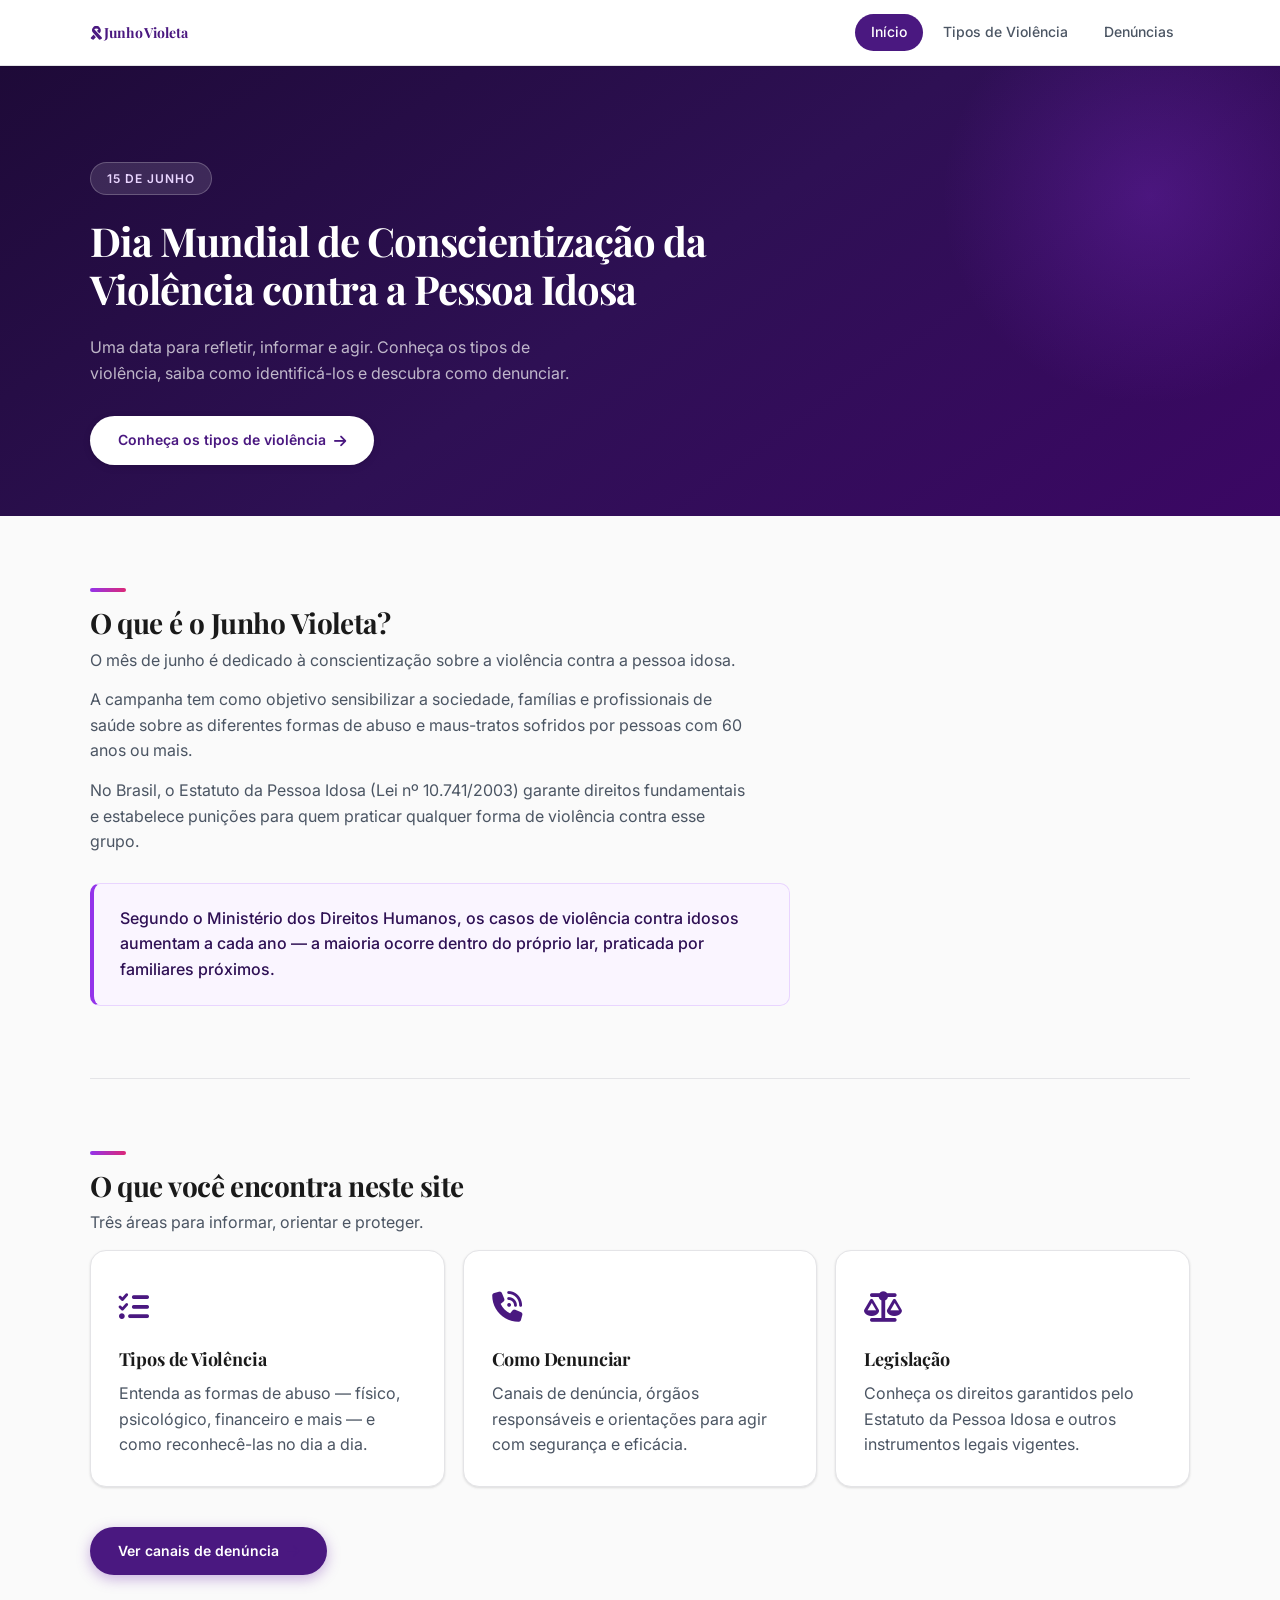
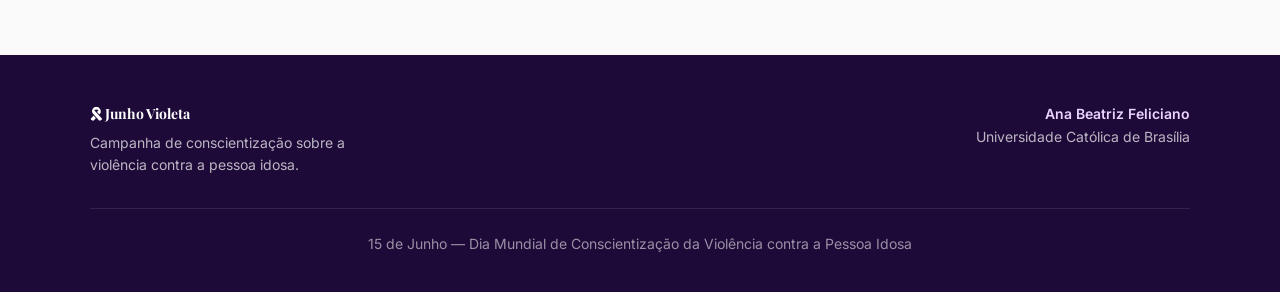
<file: index.html>
<!DOCTYPE html>
<html lang="pt-br">
<head>
  <meta charset="UTF-8">
  <meta name="viewport" content="width=device-width, initial-scale=1.0">
  <title>Junho Violeta — Início</title>
  <link rel="stylesheet" href="style.css">
  <link rel="stylesheet" href="https://cdnjs.cloudflare.com/ajax/libs/font-awesome/6.5.2/css/all.min.css">
</head>
<body>

  <header class="header-container">
    <div class="logo"><a href="index.html"><i class="fa-solid fa-ribbon"></i> Junho Violeta</a></div>
    <nav>
      <ul>
        <li><a href="index.html" class="ativo">Início</a></li>
        <li><a href="tipos-de-violencia.html">Tipos de Violência</a></li>
        <li><a href="denuncias.html">Denúncias</a></li>
      </ul>
    </nav>
  </header>

  <main>

    <section class="hero">
      <span class="hero-badge">15 de Junho</span>
      <h1>Dia Mundial de Conscientização da Violência contra a Pessoa Idosa</h1>
      <p>
        Uma data para refletir, informar e agir. Conheça os tipos de violência,
        saiba como identificá-los e descubra como denunciar.
      </p>
      <a href="tipos-de-violencia.html" class="btn">Conheça os tipos de violência <i class="fa-solid fa-arrow-right"></i></a>
    </section>

    <section class="secao">
      <h2 class="secao-titulo">O que é o Junho Violeta?</h2>
      <p class="secao-subtitulo">
        O mês de junho é dedicado à conscientização sobre a violência contra a pessoa idosa.
      </p>
      <p>
        A campanha tem como objetivo sensibilizar a sociedade, famílias e profissionais de saúde
        sobre as diferentes formas de abuso e maus-tratos sofridos por pessoas com 60 anos ou mais.
      </p>
      <p>
        No Brasil, o Estatuto da Pessoa Idosa (Lei nº 10.741/2003) garante direitos fundamentais
        e estabelece punições para quem praticar qualquer forma de violência contra esse grupo.
      </p>

      <div class="info-box" style="margin-top: 28px;">
        <p>
          Segundo o Ministério dos Direitos Humanos, os casos de violência contra idosos
          aumentam a cada ano — a maioria ocorre dentro do próprio lar, praticada por
          familiares próximos.
        </p>
      </div>
    </section>

    <hr class="divisor">

    <section class="secao">
      <h2 class="secao-titulo">O que você encontra neste site</h2>
      <p class="secao-subtitulo">Três áreas para informar, orientar e proteger.</p>

      <div class="cards-grid">
        <div class="card">
          <span class="card-icone"><i class="fa-solid fa-list-check"></i></span>
          <h3>Tipos de Violência</h3>
          <p>Entenda as formas de abuso — físico, psicológico, financeiro e mais — e como reconhecê-las no dia a dia.</p>
        </div>
        <div class="card">
          <span class="card-icone"><i class="fa-solid fa-phone-volume"></i></span>
          <h3>Como Denunciar</h3>
          <p>Canais de denúncia, órgãos responsáveis e orientações para agir com segurança e eficácia.</p>
        </div>
        <div class="card">
          <span class="card-icone"><i class="fa-solid fa-scale-balanced"></i></span>
          <h3>Legislação</h3>
          <p>Conheça os direitos garantidos pelo Estatuto da Pessoa Idosa e outros instrumentos legais vigentes.</p>
        </div>
      </div>

      <a href="denuncias.html" class="btn btn-roxo" style="margin-top: 40px;">Ver canais de denúncia <i class="fa-solid fa-arrow-right"></i></a>
    </section>

  </main>

  <footer>
    <div class="footer-inner">
      <div class="footer-brand">
        <span class="footer-logo"><i class="fa-solid fa-ribbon"></i> Junho Violeta</span>
        <p>Campanha de conscientização sobre a violência contra a pessoa idosa.</p>
      </div>
      <div class="footer-info">
        <p><strong>Ana Beatriz Feliciano</strong></p>
        <p>Universidade Católica de Brasília</p>
      </div>
    </div>
    <div class="footer-bottom">
      <p>15 de Junho — Dia Mundial de Conscientização da Violência contra a Pessoa Idosa</p>
    </div>
  </footer>

</body>
</html>
</file>
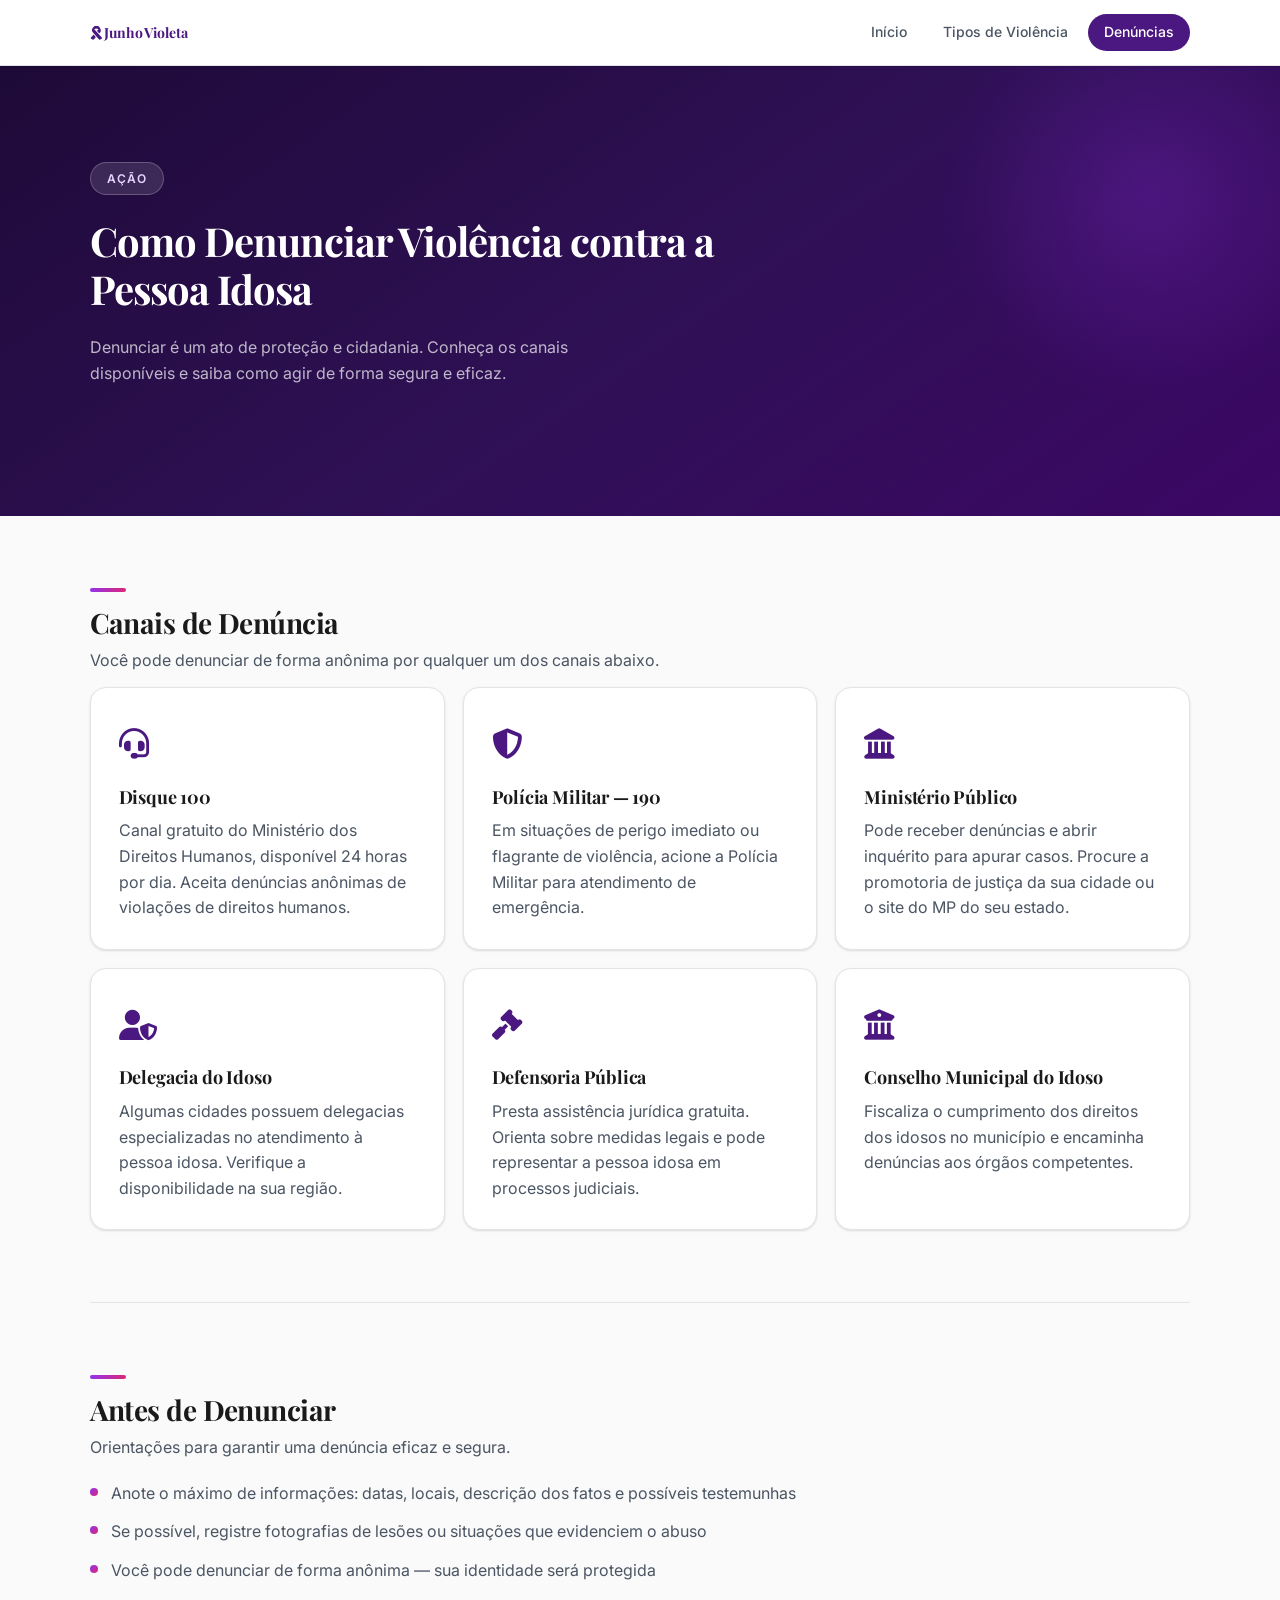
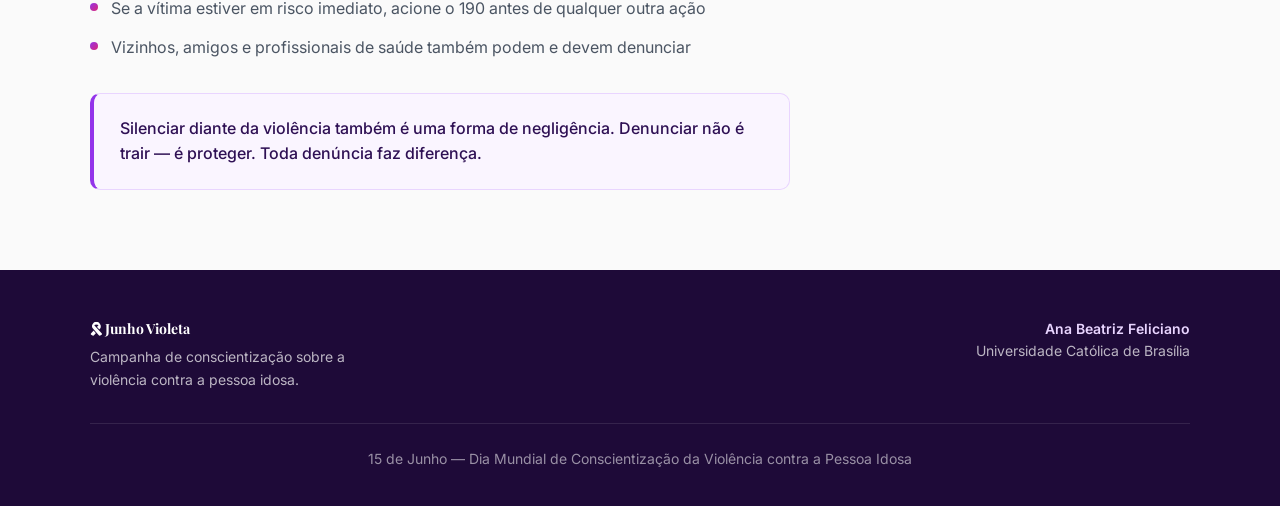
<file: denuncias.html>
<!DOCTYPE html>
<html lang="pt-br">
<head>
  <meta charset="UTF-8">
  <meta name="viewport" content="width=device-width, initial-scale=1.0">
  <title>Junho Violeta — Denúncias</title>
  <link rel="stylesheet" href="style.css">
  <link rel="stylesheet" href="https://cdnjs.cloudflare.com/ajax/libs/font-awesome/6.5.2/css/all.min.css">
</head>
<body>

  <header class="header-container">
    <div class="logo"><a href="index.html"><i class="fa-solid fa-ribbon"></i> Junho Violeta</a></div>
    <nav>
      <ul>
        <li><a href="index.html">Início</a></li>
        <li><a href="tipos-de-violencia.html">Tipos de Violência</a></li>
        <li><a href="denuncias.html" class="ativo">Denúncias</a></li>
      </ul>
    </nav>
  </header>

  <main>

    <section class="hero">
      <span class="hero-badge">Ação</span>
      <h1>Como Denunciar Violência contra a Pessoa Idosa</h1>
      <p>
        Denunciar é um ato de proteção e cidadania. Conheça os canais disponíveis
        e saiba como agir de forma segura e eficaz.
      </p>
    </section>

    <section class="secao">
      <h2 class="secao-titulo">Canais de Denúncia</h2>
      <p class="secao-subtitulo">Você pode denunciar de forma anônima por qualquer um dos canais abaixo.</p>

      <div class="cards-grid">
        <div class="card">
          <span class="card-icone"><i class="fa-solid fa-headset"></i></span>
          <h3>Disque 100</h3>
          <p>Canal gratuito do Ministério dos Direitos Humanos, disponível 24 horas por dia. Aceita denúncias anônimas de violações de direitos humanos.</p>
        </div>
        <div class="card">
          <span class="card-icone"><i class="fa-solid fa-shield-halved"></i></span>
          <h3>Polícia Militar — 190</h3>
          <p>Em situações de perigo imediato ou flagrante de violência, acione a Polícia Militar para atendimento de emergência.</p>
        </div>
        <div class="card">
          <span class="card-icone"><i class="fa-solid fa-landmark"></i></span>
          <h3>Ministério Público</h3>
          <p>Pode receber denúncias e abrir inquérito para apurar casos. Procure a promotoria de justiça da sua cidade ou o site do MP do seu estado.</p>
        </div>
        <div class="card">
          <span class="card-icone"><i class="fa-solid fa-user-shield"></i></span>
          <h3>Delegacia do Idoso</h3>
          <p>Algumas cidades possuem delegacias especializadas no atendimento à pessoa idosa. Verifique a disponibilidade na sua região.</p>
        </div>
        <div class="card">
          <span class="card-icone"><i class="fa-solid fa-gavel"></i></span>
          <h3>Defensoria Pública</h3>
          <p>Presta assistência jurídica gratuita. Orienta sobre medidas legais e pode representar a pessoa idosa em processos judiciais.</p>
        </div>
        <div class="card">
          <span class="card-icone"><i class="fa-solid fa-building-columns"></i></span>
          <h3>Conselho Municipal do Idoso</h3>
          <p>Fiscaliza o cumprimento dos direitos dos idosos no município e encaminha denúncias aos órgãos competentes.</p>
        </div>
      </div>
    </section>

    <hr class="divisor">

    <section class="secao">
      <h2 class="secao-titulo">Antes de Denunciar</h2>
      <p class="secao-subtitulo">Orientações para garantir uma denúncia eficaz e segura.</p>

      <ul class="lista-simples">
        <li>Anote o máximo de informações: datas, locais, descrição dos fatos e possíveis testemunhas</li>
        <li>Se possível, registre fotografias de lesões ou situações que evidenciem o abuso</li>
        <li>Você pode denunciar de forma anônima — sua identidade será protegida</li>
        <li>Se a vítima estiver em risco imediato, acione o 190 antes de qualquer outra ação</li>
        <li>Vizinhos, amigos e profissionais de saúde também podem e devem denunciar</li>
      </ul>

      <div class="info-box" style="margin-top: 32px;">
        <p>
          Silenciar diante da violência também é uma forma de negligência. Denunciar não é trair
          — é proteger. Toda denúncia faz diferença.
        </p>
      </div>
    </section>

  </main>

  <footer>
    <div class="footer-inner">
      <div class="footer-brand">
        <span class="footer-logo"><i class="fa-solid fa-ribbon"></i> Junho Violeta</span>
        <p>Campanha de conscientização sobre a violência contra a pessoa idosa.</p>
      </div>
      <div class="footer-info">
        <p><strong>Ana Beatriz Feliciano</strong></p>
        <p>Universidade Católica de Brasília</p>
      </div>
    </div>
    <div class="footer-bottom">
      <p>15 de Junho — Dia Mundial de Conscientização da Violência contra a Pessoa Idosa</p>
    </div>
  </footer>

</body>
</html>
</file>
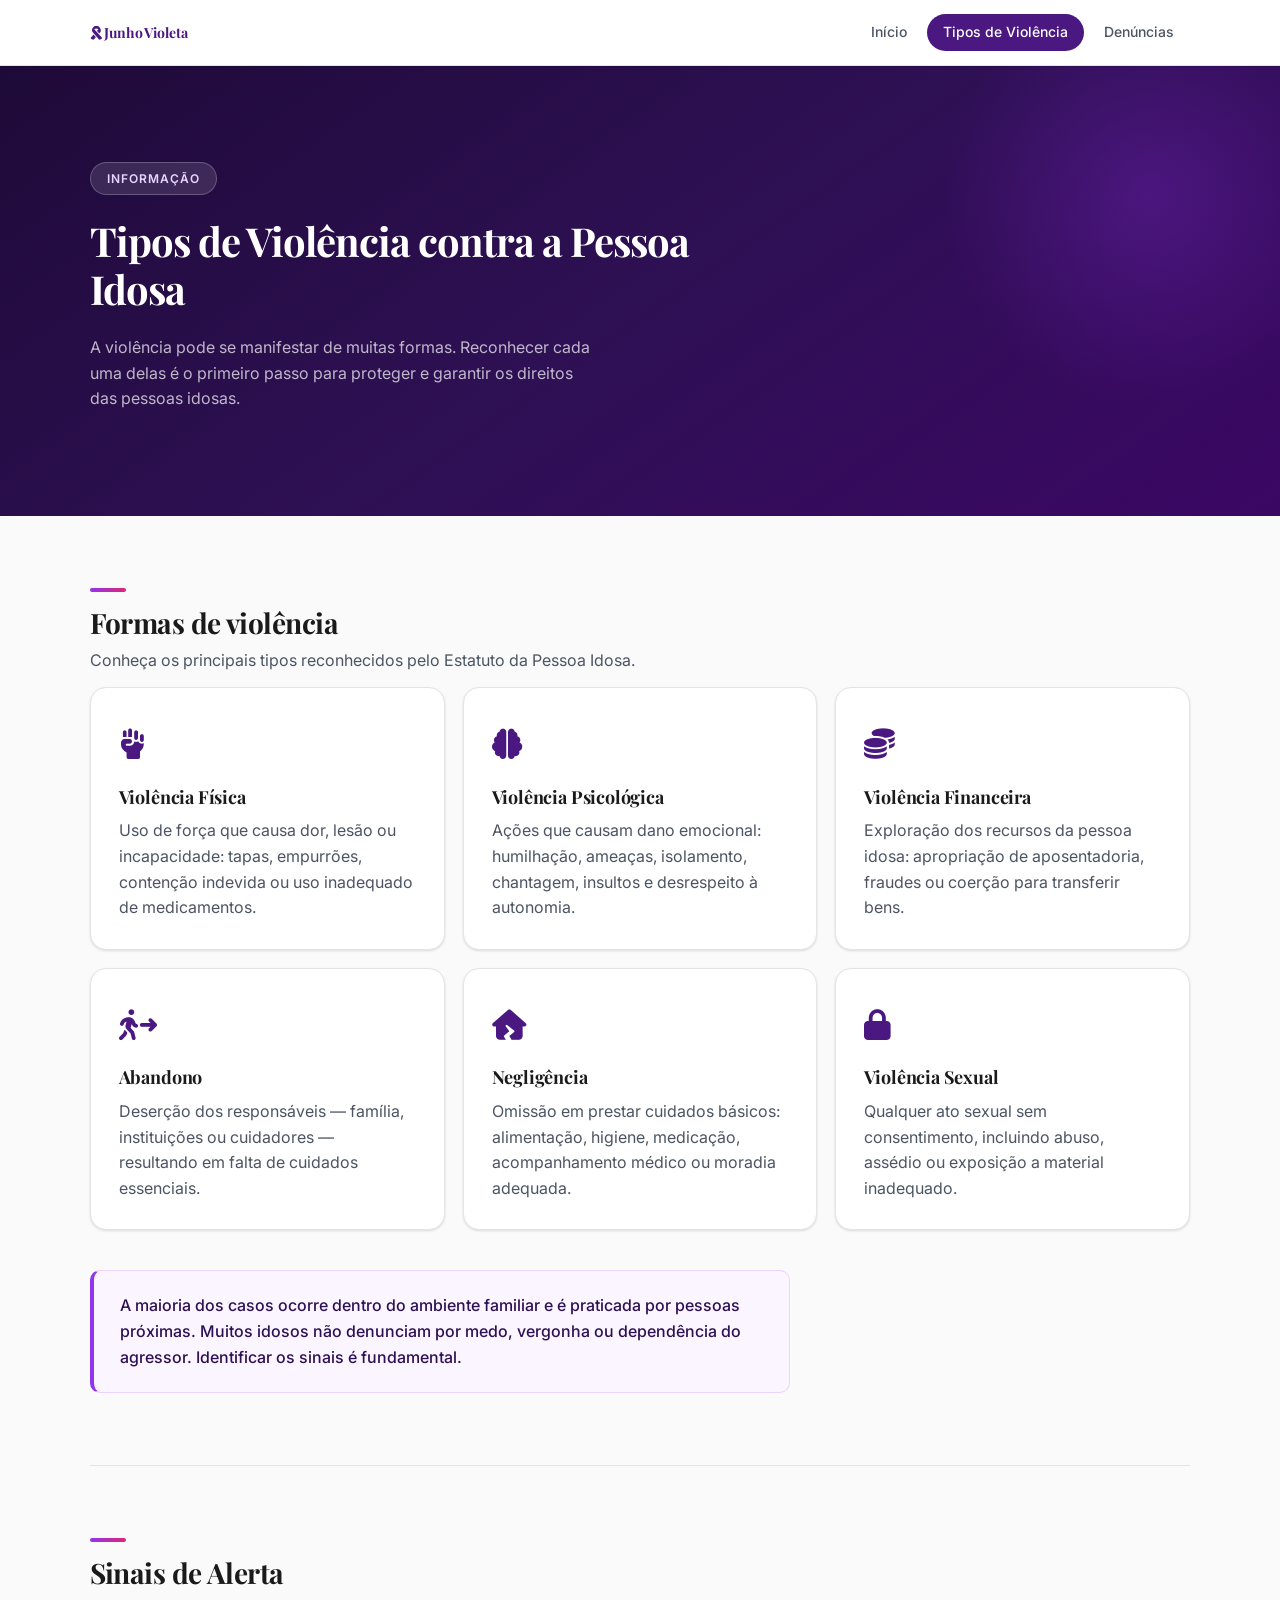
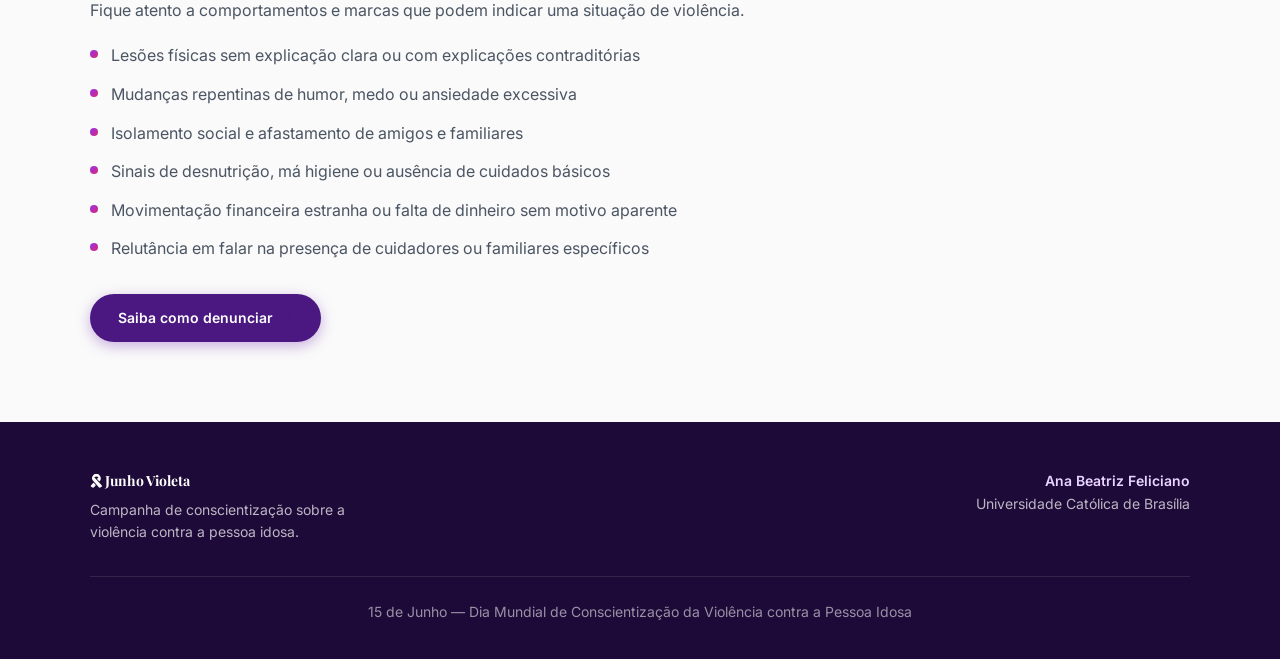
<file: tipos-de-violencia.html>
<!DOCTYPE html>
<html lang="pt-br">
<head>
  <meta charset="UTF-8">
  <meta name="viewport" content="width=device-width, initial-scale=1.0">
  <title>Junho Violeta — Tipos de Violência</title>
  <link rel="stylesheet" href="style.css">
  <link rel="stylesheet" href="https://cdnjs.cloudflare.com/ajax/libs/font-awesome/6.5.2/css/all.min.css">
</head>
<body>

  <header class="header-container">
    <div class="logo"><a href="index.html"><i class="fa-solid fa-ribbon"></i> Junho Violeta</a></div>
    <nav>
      <ul>
        <li><a href="index.html">Início</a></li>
        <li><a href="tipos-de-violencia.html" class="ativo">Tipos de Violência</a></li>
        <li><a href="denuncias.html">Denúncias</a></li>
      </ul>
    </nav>
  </header>

  <main>

    <section class="hero">
      <span class="hero-badge">Informação</span>
      <h1>Tipos de Violência contra a Pessoa Idosa</h1>
      <p>
        A violência pode se manifestar de muitas formas. Reconhecer cada uma delas
        é o primeiro passo para proteger e garantir os direitos das pessoas idosas.
      </p>
    </section>

    <section class="secao">
      <h2 class="secao-titulo">Formas de violência</h2>
      <p class="secao-subtitulo">Conheça os principais tipos reconhecidos pelo Estatuto da Pessoa Idosa.</p>

      <div class="cards-grid">
        <div class="card">
          <span class="card-icone"><i class="fa-solid fa-hand-fist"></i></span>
          <h3>Violência Física</h3>
          <p>Uso de força que causa dor, lesão ou incapacidade: tapas, empurrões, contenção indevida ou uso inadequado de medicamentos.</p>
        </div>
        <div class="card">
          <span class="card-icone"><i class="fa-solid fa-brain"></i></span>
          <h3>Violência Psicológica</h3>
          <p>Ações que causam dano emocional: humilhação, ameaças, isolamento, chantagem, insultos e desrespeito à autonomia.</p>
        </div>
        <div class="card">
          <span class="card-icone"><i class="fa-solid fa-coins"></i></span>
          <h3>Violência Financeira</h3>
          <p>Exploração dos recursos da pessoa idosa: apropriação de aposentadoria, fraudes ou coerção para transferir bens.</p>
        </div>
        <div class="card">
          <span class="card-icone"><i class="fa-solid fa-person-walking-arrow-right"></i></span>
          <h3>Abandono</h3>
          <p>Deserção dos responsáveis — família, instituições ou cuidadores — resultando em falta de cuidados essenciais.</p>
        </div>
        <div class="card">
          <span class="card-icone"><i class="fa-solid fa-house-crack"></i></span>
          <h3>Negligência</h3>
          <p>Omissão em prestar cuidados básicos: alimentação, higiene, medicação, acompanhamento médico ou moradia adequada.</p>
        </div>
        <div class="card">
          <span class="card-icone"><i class="fa-solid fa-lock"></i></span>
          <h3>Violência Sexual</h3>
          <p>Qualquer ato sexual sem consentimento, incluindo abuso, assédio ou exposição a material inadequado.</p>
        </div>
      </div>

      <div class="info-box" style="margin-top: 40px;">
        <p>
          A maioria dos casos ocorre dentro do ambiente familiar e é praticada por pessoas próximas.
          Muitos idosos não denunciam por medo, vergonha ou dependência do agressor. Identificar os
          sinais é fundamental.
        </p>
      </div>
    </section>

    <hr class="divisor">

    <section class="secao">
      <h2 class="secao-titulo">Sinais de Alerta</h2>
      <p class="secao-subtitulo">Fique atento a comportamentos e marcas que podem indicar uma situação de violência.</p>

      <ul class="lista-simples">
        <li>Lesões físicas sem explicação clara ou com explicações contraditórias</li>
        <li>Mudanças repentinas de humor, medo ou ansiedade excessiva</li>
        <li>Isolamento social e afastamento de amigos e familiares</li>
        <li>Sinais de desnutrição, má higiene ou ausência de cuidados básicos</li>
        <li>Movimentação financeira estranha ou falta de dinheiro sem motivo aparente</li>
        <li>Relutância em falar na presença de cuidadores ou familiares específicos</li>
      </ul>

      <a href="denuncias.html" class="btn btn-roxo" style="margin-top: 32px;">Saiba como denunciar <i class="fa-solid fa-arrow-right"></i></a>
    </section>

  </main>

  <footer>
    <div class="footer-inner">
      <div class="footer-brand">
        <span class="footer-logo"><i class="fa-solid fa-ribbon"></i> Junho Violeta</span>
        <p>Campanha de conscientização sobre a violência contra a pessoa idosa.</p>
      </div>
      <div class="footer-info">
        <p><strong>Ana Beatriz Feliciano</strong></p>
        <p>Universidade Católica de Brasília</p>
      </div>
    </div>
    <div class="footer-bottom">
      <p>15 de Junho — Dia Mundial de Conscientização da Violência contra a Pessoa Idosa</p>
    </div>
  </footer>

</body>
</html>
</file>
<file: style.css>
@import url('https://fonts.googleapis.com/css2?family=Playfair+Display:wght@600;700&family=Inter:wght@400;500;600&display=swap');

/* ═══════════════════════════════════════
   RESET
═══════════════════════════════════════ */
*, *::before, *::after {
  margin: 0;
  padding: 0;
  box-sizing: border-box;
}

/* ═══════════════════════════════════════
   TOKENS / VARIÁVEIS GLOBAIS
═══════════════════════════════════════ */
:root {
  /* ── Escala tipográfica (WCAG / legibilidade) ── */
  --font-h1:           40px;   /* H1: entre 32px e 40px        */
  --font-h2:           28px;   /* H2: entre 24px e 28px        */
  --font-h3:           18px;   /* H3 interno (cards, etc.)     */
  --font-body:         16px;   /* Texto de leitura: obrigatório */
  --font-small:        14px;   /* Textos secundários           */
  --font-footer:       14px;   /* Footer: entre 12px e 14px    */
  --font-label:        12px;   /* Badges, labels, nav mobile   */

  --line-height-body:  1.6;    /* Padrão para textos longos    */
  --line-height-title: 1.2;    /* Títulos e headings           */

  /* ── Cores de texto (contraste WCAG ≥ 4.5:1) ── */
  --text-color:        #1A1A1A; /* Texto principal — evita preto puro    */
  --text-secondary:    #4B5563; /* Corpo de texto — contraste 7.1:1 s/ branco */
  --text-muted:        #6B7280; /* Auxiliar — contraste 4.6:1 s/ branco  */
  --text-on-dark:      rgba(255, 255, 255, 0.90); /* Sobre fundos escuros — contraste ~15:1 */
  --text-on-dark-soft: rgba(255, 255, 255, 0.70); /* Secundário s/ fundo escuro — ~8.5:1    */
  --text-on-dark-faint:rgba(255, 255, 255, 0.55); /* Terciário s/ fundo escuro — ~4.6:1     */

  /* ── Paleta roxa ── */
  --p900: #1e0a38;
  --p800: #2e1054;
  --p700: #4a1880;
  --p600: #6b21a8;
  --p500: #9333ea;
  --p400: #c084fc;
  --p300: #d8b4fe;
  --p200: #e9d5ff;
  --p100: #f3e8ff;
  --p50:  #faf5ff;

  /* ── Acento rosa ── */
  --rose:       #db2777;
  --rose-light: #fce7f3;

  /* ── Neutros ── */
  --white:    #ffffff;
  --gray-50:  #fafafa;
  --gray-100: #f4f4f5;
  --gray-200: #e4e4e7;
  --gray-900: #18181b;

  /* ── Sombras ── */
  --sh-xs: 0 1px 3px rgba(0, 0, 0, .08), 0 1px 2px rgba(0, 0, 0, .05);
  --sh-sm: 0 2px 8px rgba(0, 0, 0, .08), 0 1px 3px rgba(0, 0, 0, .06);
  --sh-md: 0 6px 20px rgba(0, 0, 0, .09), 0 2px 6px rgba(0, 0, 0, .06);
  --sh-lg: 0 12px 36px rgba(0, 0, 0, .12), 0 4px 10px rgba(0, 0, 0, .07);

  /* ── Layout ── */
  --pad:        clamp(24px, 7%, 96px);
  --radius-sm:  10px;
  --radius-md:  16px;
  --radius-lg:  24px;
  --radius-pill:999px;
}

/* ═══════════════════════════════════════
   FONT AWESOME — PADRONIZAÇÃO DE COR
═══════════════════════════════════════ */
[class^="fa-"], [class*=" fa-"] {
  color: var(--p700);
  transition: color 0.2s ease; /* Transição suave caso queira adicionar hovers futuramente */
}

/* ═══════════════════════════════════════
   BASE
═══════════════════════════════════════ */
html { scroll-behavior: smooth; }

body {
  font-family: "Inter", sans-serif;
  font-size: var(--font-body);
  line-height: var(--line-height-body);
  background-color: var(--gray-50);
  color: var(--text-secondary);
  text-align: left;
  -webkit-font-smoothing: antialiased;
}

/* ═══════════════════════════════════════
   HEADER
═══════════════════════════════════════ */
.header-container {
  position: sticky;
  top: 0;
  z-index: 300;
  display: flex;
  justify-content: space-between;
  align-items: center;
  padding: 0 var(--pad);
  height: 66px;
  background: rgba(255, 255, 255, 0.95);
  backdrop-filter: blur(12px);
  border-bottom: 1px solid var(--gray-200);
  box-shadow: var(--sh-xs);
}

.logo a {
  font-family: "Playfair Display", serif;
  font-size: var(--font-small);
  font-weight: 700;
  color: var(--p700);
  text-decoration: none;
  letter-spacing: -0.01em;
  transition: color .2s;
}
.logo a:hover { color: var(--p500); }

nav ul {
  list-style: none;
  display: flex;
  gap: 4px;
}

nav a {
  display: block;
  font-size: var(--font-small);
  font-weight: 500;
  color: var(--text-secondary);
  text-decoration: none;
  padding: 7px 16px;
  border-radius: var(--radius-pill);
  transition: background .18s, color .18s;
}
nav a:hover {
  background: var(--p100);
  color: var(--p700);
}
nav a.ativo {
  background: var(--p700);
  color: var(--white);
}

/* ═══════════════════════════════════════
   HERO — fundo escuro + gradiente
═══════════════════════════════════════ */
.hero {
  background: linear-gradient(145deg, var(--p900) 0%, var(--p800) 50%, #3b0764 100%);
  height: 450px;
  padding: 96px var(--pad) 80px;
  display: flex;
  flex-direction: column;
  gap: 22px;
  position: relative;
  overflow: hidden;
  text-align: left;
}

/* Círculo decorativo de fundo */
.hero::before {
  content: "";
  position: absolute;
  top: -80px;
  right: -80px;
  width: 420px;
  height: 420px;
  border-radius: 50%;
  background: radial-gradient(circle, rgba(147, 51, 234, .25) 0%, transparent 70%);
  pointer-events: none;
}

.hero-badge {
  display: inline-flex;
  align-items: center;
  gap: 6px;
  width: fit-content;
  background: rgba(255, 255, 255, .12);
  border: 1px solid rgba(255, 255, 255, .22);
  color: var(--p200);
  font-size: var(--font-label);
  font-weight: 600;
  letter-spacing: .09em;
  text-transform: uppercase;
  padding: 6px 16px;
  border-radius: var(--radius-pill);
}

.hero h1 {
  font-family: "Playfair Display", serif;
  font-size: var(--font-h1);
  font-weight: 700;
  color: var(--white);
  max-width: 680px;
  line-height: var(--line-height-title);
  letter-spacing: -0.025em;
}

.hero p {
  font-size: var(--font-body);
  color: var(--text-on-dark-soft);
  max-width: 500px;
  line-height: var(--line-height-body);
}

/* ═══════════════════════════════════════
   BOTÃO
═══════════════════════════════════════ */
.btn {
  display: inline-flex;
  align-items: center;
  gap: 8px;
  width: fit-content;
  background: var(--white);
  color: var(--p700);
  font-family: "Inter", sans-serif;
  font-size: var(--font-small);
  font-weight: 600;
  padding: 13px 28px;
  border-radius: var(--radius-pill);
  text-decoration: none;
  margin-top: 8px;
  box-shadow: var(--sh-sm);
  transition: background .2s, color .2s, box-shadow .2s, transform .15s;
}
.btn:hover {
  background: var(--p100);
  color: var(--p800);
  box-shadow: var(--sh-md);
  transform: translateY(-2px);
}
.btn:active {
  transform: translateY(0);
  box-shadow: var(--sh-xs);
}

/* Botão roxo (dentro de seções claras) */
.btn-roxo {
  background: var(--p700);
  color: var(--white);
  box-shadow: 0 4px 14px rgba(107, 33, 168, .35);
}
.btn-roxo:hover {
  background: var(--p800);
  color: var(--white);
  box-shadow: 0 6px 20px rgba(107, 33, 168, .45);
}

/* ═══════════════════════════════════════
   SEÇÕES
═══════════════════════════════════════ */
.secao {
  padding: 72px var(--pad);
  text-align: left;
}

.secao-titulo {
  font-family: "Playfair Display", serif;
  font-size: var(--font-h2);
  font-weight: 700;
  color: var(--text-color);
  letter-spacing: -0.02em;
  line-height: var(--line-height-title);
  margin-bottom: 8px;
}

/* Faixa de acento acima do título */
.secao-titulo::before {
  content: "";
  display: block;
  width: 36px;
  height: 4px;
  background: linear-gradient(90deg, var(--p500), var(--rose));
  border-radius: 2px;
  margin-bottom: 14px;
}

.secao-subtitulo {
  font-size: var(--font-body);
  color: var(--text-muted);
  max-width: 560px;
  margin-bottom: 40px;
  line-height: var(--line-height-body);
}

.secao > p {
  font-size: var(--font-body);
  color: var(--text-secondary);
  max-width: 660px;
  margin-bottom: 14px;
  line-height: var(--line-height-body);
}

/* ═══════════════════════════════════════
   CARDS
═══════════════════════════════════════ */
.cards-grid {
  display: grid;
  grid-template-columns: repeat(auto-fill, minmax(268px, 1fr));
  gap: 18px;
}

.card {
  background: var(--white);
  border: 1px solid var(--gray-200);
  border-radius: var(--radius-md);
  padding: 32px 28px 28px;
  box-shadow: var(--sh-xs);
  transition: box-shadow .22s, transform .22s, border-color .22s;
  position: relative;
  overflow: hidden;
  text-align: left;
}

/* Linha colorida no topo de cada card (aparece no hover) */
.card::before {
  content: "";
  position: absolute;
  top: 0;
  left: 0;
  right: 0;
  height: 3px;
  background: linear-gradient(90deg, var(--p500), var(--p400));
  opacity: 0;
  transition: opacity .22s;
}
.card:hover::before { opacity: 1; }

.card:hover {
  box-shadow: var(--sh-md);
  transform: translateY(-4px);
  border-color: var(--p200);
}

.card-icone {
  font-size: 1.9rem;
  display: block;
  margin-bottom: 18px;
}

.card h3 {
  font-family: "Playfair Display", serif;
  font-size: var(--font-h3);
  font-weight: 700;
  color: var(--text-color);
  margin-bottom: 10px;
  letter-spacing: -0.01em;
  line-height: var(--line-height-title);
}

.card p {
  font-size: var(--font-body);
  color: var(--text-secondary);
  line-height: var(--line-height-body);
  margin: 0;
}

/* ═══════════════════════════════════════
   INFO BOX
═══════════════════════════════════════ */
.info-box {
  background: var(--p50);
  border: 1px solid var(--p200);
  border-left: 4px solid var(--p500);
  border-radius: var(--radius-sm);
  padding: 22px 26px;
  max-width: 700px;
  text-align: left;
}

.info-box p {
  font-size: var(--font-body);
  color: var(--p800);
  font-weight: 500;
  line-height: var(--line-height-body);
  margin: 0;
}

/* ═══════════════════════════════════════
   LISTA
═══════════════════════════════════════ */
.lista-simples {
  list-style: none;
  display: flex;
  flex-direction: column;
  gap: 13px;
  margin-top: 20px;
}

.lista-simples li {
  display: flex;
  align-items: flex-start;
  gap: 13px;
  font-size: var(--font-body);
  color: var(--text-secondary);
  line-height: var(--line-height-body);
  text-align: left;
}

.lista-simples li::before {
  content: "";
  display: block;
  flex-shrink: 0;
  width: 8px;
  height: 8px;
  min-width: 8px;
  background: linear-gradient(135deg, var(--p500), var(--rose));
  border-radius: 50%;
  margin-top: 7px;
}

/* ═══════════════════════════════════════
   DIVISOR
═══════════════════════════════════════ */
.divisor {
  border: none;
  border-top: 1px solid var(--gray-200);
  margin: 0 var(--pad);
}

/* ═══════════════════════════════════════
   FOOTER (Ajustado para Contraste e Legibilidade)
═══════════════════════════════════════ */
footer {
  background: var(--p900);
  color: var(--text-on-dark-soft); /* Ajustado para melhor contraste global */
  padding: 48px var(--pad) 36px;
  margin-top: 8px;
}

.footer-inner {
  display: flex;
  justify-content: space-between;
  align-items: flex-start;
  flex-wrap: wrap;
  gap: 32px;
  padding-bottom: 32px;
  border-bottom: 1px solid rgba(255, 255, 255, .1);
}

.footer-brand .footer-logo {
  font-family: "Playfair Display", serif;
  font-size: var(--font-small);
  font-weight: 700;
  color: var(--white); /* Garante que o título do rodapé fique visível */
  display: block;
  margin-bottom: 6px;
}

/* Força o ícone do laço no rodapé a herdar o branco do título */
.footer-brand .footer-logo i {
  color: inherit;
}

.footer-brand p {
  font-size: var(--font-footer);
  color: var(--text-on-dark-soft);
  max-width: 280px;
  line-height: var(--line-height-body);
  margin: 0;
  text-align: left;
}

.footer-info {
  text-align: right;
}

.footer-info p {
  font-size: var(--font-footer);
  color: var(--text-on-dark-soft);
  line-height: var(--line-height-body);
  margin: 0;
}

.footer-info strong {
  font-size: var(--font-footer);
  color: var(--p200); /* Mudado de p300 para p200 para garantir contraste excelente */
  font-weight: 600;
  display: block;
}

.footer-bottom {
  padding-top: 24px;
  font-size: var(--font-footer);
  color: var(--text-on-dark-faint);
  text-align: center;
}

/* Ajuste rápido para responsivo */
@media (max-width: 640px) {
  .footer-info { text-align: left; }
}
/* ═══════════════════════════════════════
   RESPONSIVO
═══════════════════════════════════════ */
@media (max-width: 640px) {
  :root {
    --pad:     5%;
    --font-h1: 32px;  /* Limite inferior da escala em mobile */
    --font-h2: 24px;
  }

  .header-container {
    flex-direction: column;
    height: auto;
    padding: 14px var(--pad);
    gap: 10px;
  }

  nav ul {
    gap: 2px;
    flex-wrap: wrap;
    justify-content: center;
  }

  nav a {
    padding: 6px 12px;
    font-size: var(--font-label);
  }

  .hero { padding: 60px var(--pad) 52px; }

  .secao { padding: 52px var(--pad); }

  .footer-inner { flex-direction: column; }

  .footer-info { text-align: left; }
}
</file>
